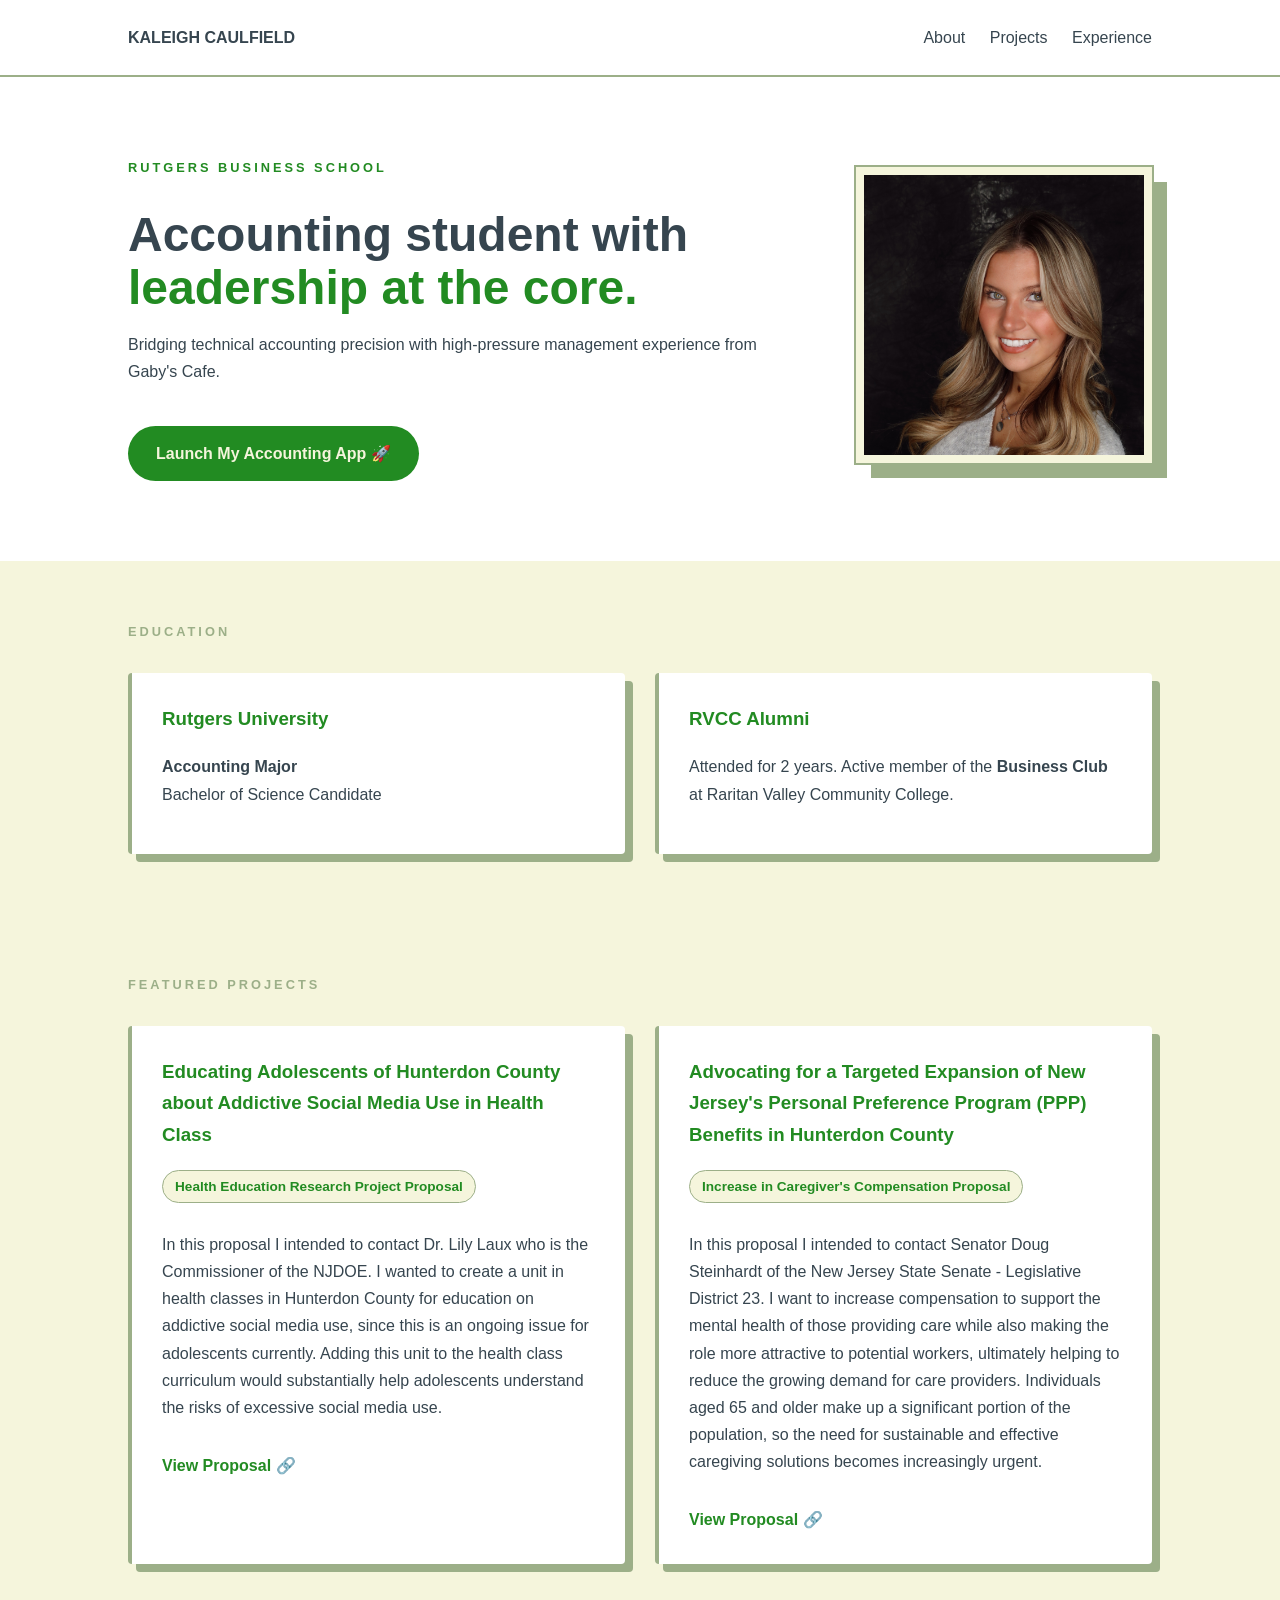
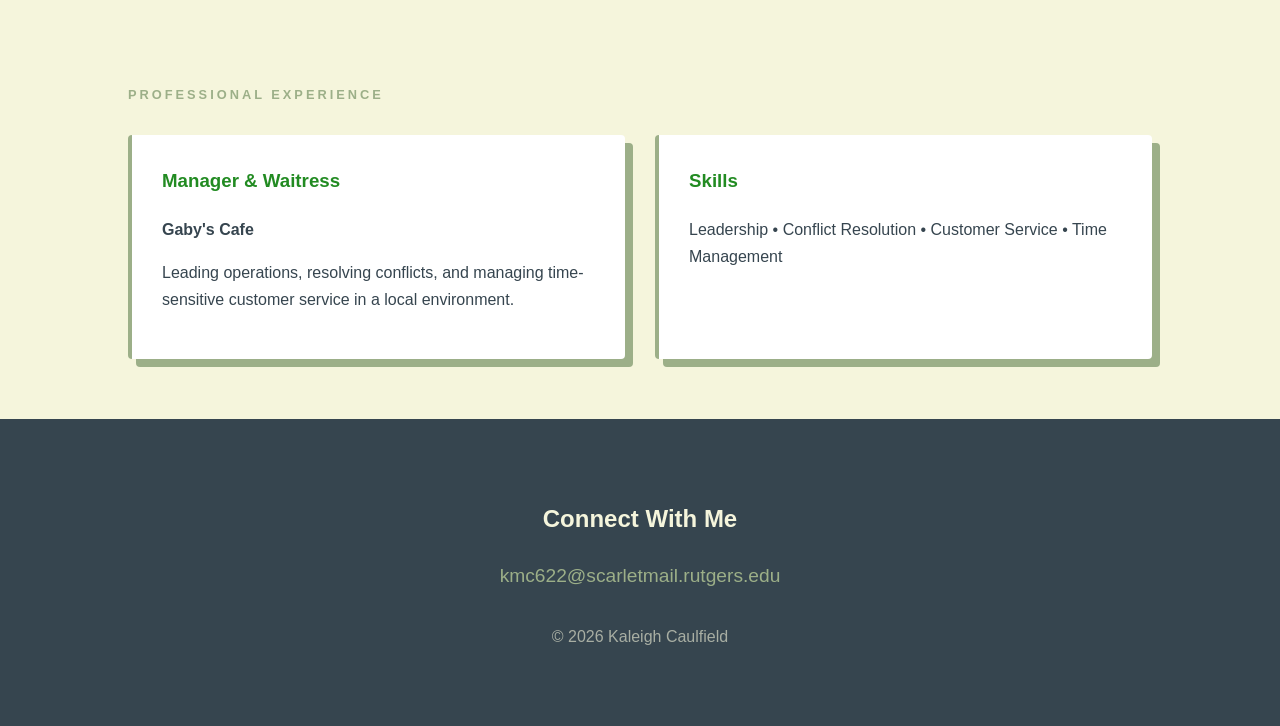
<file: index.html>
<!DOCTYPE html>
<html lang="en">
<head>
    <meta charset="UTF-8">
    <meta name="viewport" content="width=device-width, initial-scale=1.0">
    <title>Kaleigh Caulfield | Rutgers Accounting</title>
    <style>
        :root {
            --sage: #9caf88;
            --charcoal: #36454f;
            --cream: #f5f5dc;
            --forest: #228b22;
            --white: #ffffff;
        }

        body {
            font-family: 'optima', 'Segoe UI', sans-serif;
            line-height: 1.7;
            color: var(--charcoal);
            background-color: var(--cream);
            margin: 0;
        }

        header {
            background: var(--white);
            padding: 1.5rem 10%;
            display: flex;
            justify-content: space-between;
            align-items: center;
            border-bottom: 2px solid var(--sage);
            position: sticky;
            top: 0;
            z-index: 1000;
        }

        .hero {
            padding: 80px 10%;
            background: var(--white);
            display: flex;
            align-items: center;
            gap: 50px;
            flex-wrap: wrap;
        }

        .hero-text { flex: 2; min-width: 300px; }

        .profile-img {
            width: 280px;
            height: 280px;
            object-fit: cover;
            border: 8px solid var(--cream);
            outline: 2px solid var(--sage);
            box-shadow: 15px 15px 0px var(--sage);
        }

        .hero h1 { font-size: 3rem; color: var(--charcoal); margin: 0; line-height: 1.1; }
        .hero span { color: var(--forest); }

        .btn {
            display: inline-block;
            background: var(--forest);
            color: var(--cream);
            padding: 14px 28px;
            text-decoration: none;
            border-radius: 50px;
            font-weight: bold;
            margin-top: 25px;
            transition: transform 0.2s;
        }

        .btn:hover { transform: translateY(-3px); }

        section { padding: 60px 10%; }

        .section-title {
            font-size: 0.8rem;
            text-transform: uppercase;
            letter-spacing: 3px;
            color: var(--sage);
            margin-bottom: 30px;
            display: block;
            font-weight: bold;
        }

        .grid {
            display: grid;
            grid-template-columns: repeat(auto-fit, minmax(300px, 1fr));
            gap: 30px;
        }

        .card {
            background: var(--white);
            padding: 30px;
            border-radius: 4px;
            border-left: 4px solid var(--sage);
            box-shadow: 8px 8px 0px var(--sage);
        }

        .card h3 { color: var(--forest); margin-top: 0; }

        .project-tag {
            display: inline-block;
            background-color: var(--cream);
            color: var(--forest);
            font-size: 0.85rem;
            font-weight: bold;
            padding: 4px 12px;
            border-radius: 20px;
            margin-bottom: 12px;
            border: 1px solid var(--sage);
        }

        .project-link {
            display: inline-block;
            margin-top: 15px;
            color: var(--forest);
            font-weight: bold;
            text-decoration: none;
        }

        .project-link:hover {
            text-decoration: underline;
        }

        footer {
            padding: 60px 10%;
            background: var(--charcoal);
            color: var(--cream);
            text-align: center;
        }

        .contact-link {
            font-size: 1.2rem;
            color: var(--sage);
            text-decoration: none;
        }
    </style>
</head>
<body>

    <header>
        <div class="logo"><strong>KALEIGH CAULFIELD</strong></div>
        <nav>
            <a href="#about" style="text-decoration: none; color: var(--charcoal); font-weight: 500;">About</a>
            <a href="#projects" style="margin-left: 20px; text-decoration: none; color: var(--charcoal); font-weight: 500;">Projects</a>
            <a href="#experience" style="margin-left: 20px; text-decoration: none; color: var(--charcoal); font-weight: 500;">Experience</a>
        </nav>
    </header>

    <section class="hero">
        <div class="hero-text">
            <span class="section-title">Rutgers Business School</span>
            <h1>Accounting student with <br><span>leadership at the core.</span></h1>
            <p>Bridging technical accounting precision with high-pressure management experience from Gaby's Cafe.</p>
            <a href="./app/index.html" class="btn">Launch My Accounting App 🚀</a>
        </div>
        <div>
            <img src="assets/ProfilePic.jpeg" alt="Kaleigh Caulfield" class="profile-img">
        </div>
    </section>

    <section id="about">
        <span class="section-title">Education</span>
        <div class="grid">
            <div class="card">
                <h3>Rutgers University</h3>
                <p><strong>Accounting Major</strong><br>Bachelor of Science Candidate</p>
            </div>
            <div class="card">
                <h3>RVCC Alumni</h3>
                <p>Attended for 2 years. Active member of the <strong>Business Club</strong> at Raritan Valley Community College.</p>
            </div>
        </div>
    </section>

    <section id="projects">
        <span class="section-title">Featured Projects</span>
        <div class="grid">
            <div class="card">
                <h3>Educating Adolescents of Hunterdon County about Addictive Social Media Use in Health Class</h3>
                <span class="project-tag">Health Education Research Project Proposal</span>
                <p>In this proposal I intended to contact Dr. Lily Laux who is the Commissioner of the NJDOE. I wanted to create a unit in health classes in Hunterdon County for education on addictive social media use, since this is an ongoing issue for adolescents currently. Adding this unit to the health class curriculum would substantially help adolescents understand the risks of excessive social media use.</p>
                <a href="https://drive.google.com/file/d/1pLj0vZDrqDnfi7k2zJzHfKC9F_J9PWQp/view?usp=sharing" target="_blank" class="project-link">View Proposal 🔗</a>
            </div>
            <div class="card">
                <h3>Advocating for a Targeted Expansion of New Jersey's Personal Preference Program (PPP) Benefits in Hunterdon County</h3>
                <span class="project-tag">Increase in Caregiver's Compensation Proposal</span>
                <p>In this proposal I intended to contact Senator Doug Steinhardt of the New Jersey State Senate - Legislative District 23. I want to increase compensation to support the mental health of those providing care while also making the role more attractive to potential workers, ultimately helping to reduce the growing demand for care providers. Individuals aged 65 and older make up a significant portion of the population, so the need for sustainable and effective caregiving solutions becomes increasingly urgent.</p>
                <a href="https://drive.google.com/file/d/1eTjmMW5wje9Dzw5ZAeCpDlfQRrAdhM1r/view?usp=sharing" target="_blank" class="project-link">View Proposal 🔗</a>
            </div>
        </div>
    </section>

    <section id="experience">
        <span class="section-title">Professional Experience</span>
        <div class="grid">
            <div class="card">
                <h3>Manager & Waitress</h3>
                <p><strong>Gaby's Cafe</strong></p>
                <p>Leading operations, resolving conflicts, and managing time-sensitive customer service in a local environment.</p>
            </div>
            <div class="card">
                <h3>Skills</h3>
                <p>Leadership • Conflict Resolution • Customer Service • Time Management</p>
            </div>
        </div>
    </section>

    <footer>
        <h2>Connect With Me</h2>
        <a href="mailto:kmc622@scarletmail.rutgers.edu" class="contact-link">kmc622@scarletmail.rutgers.edu</a>
        <p style="margin-top: 30px; opacity: 0.6;">© 2026 Kaleigh Caulfield</p>
    </footer>

</body>
</html>
</file>
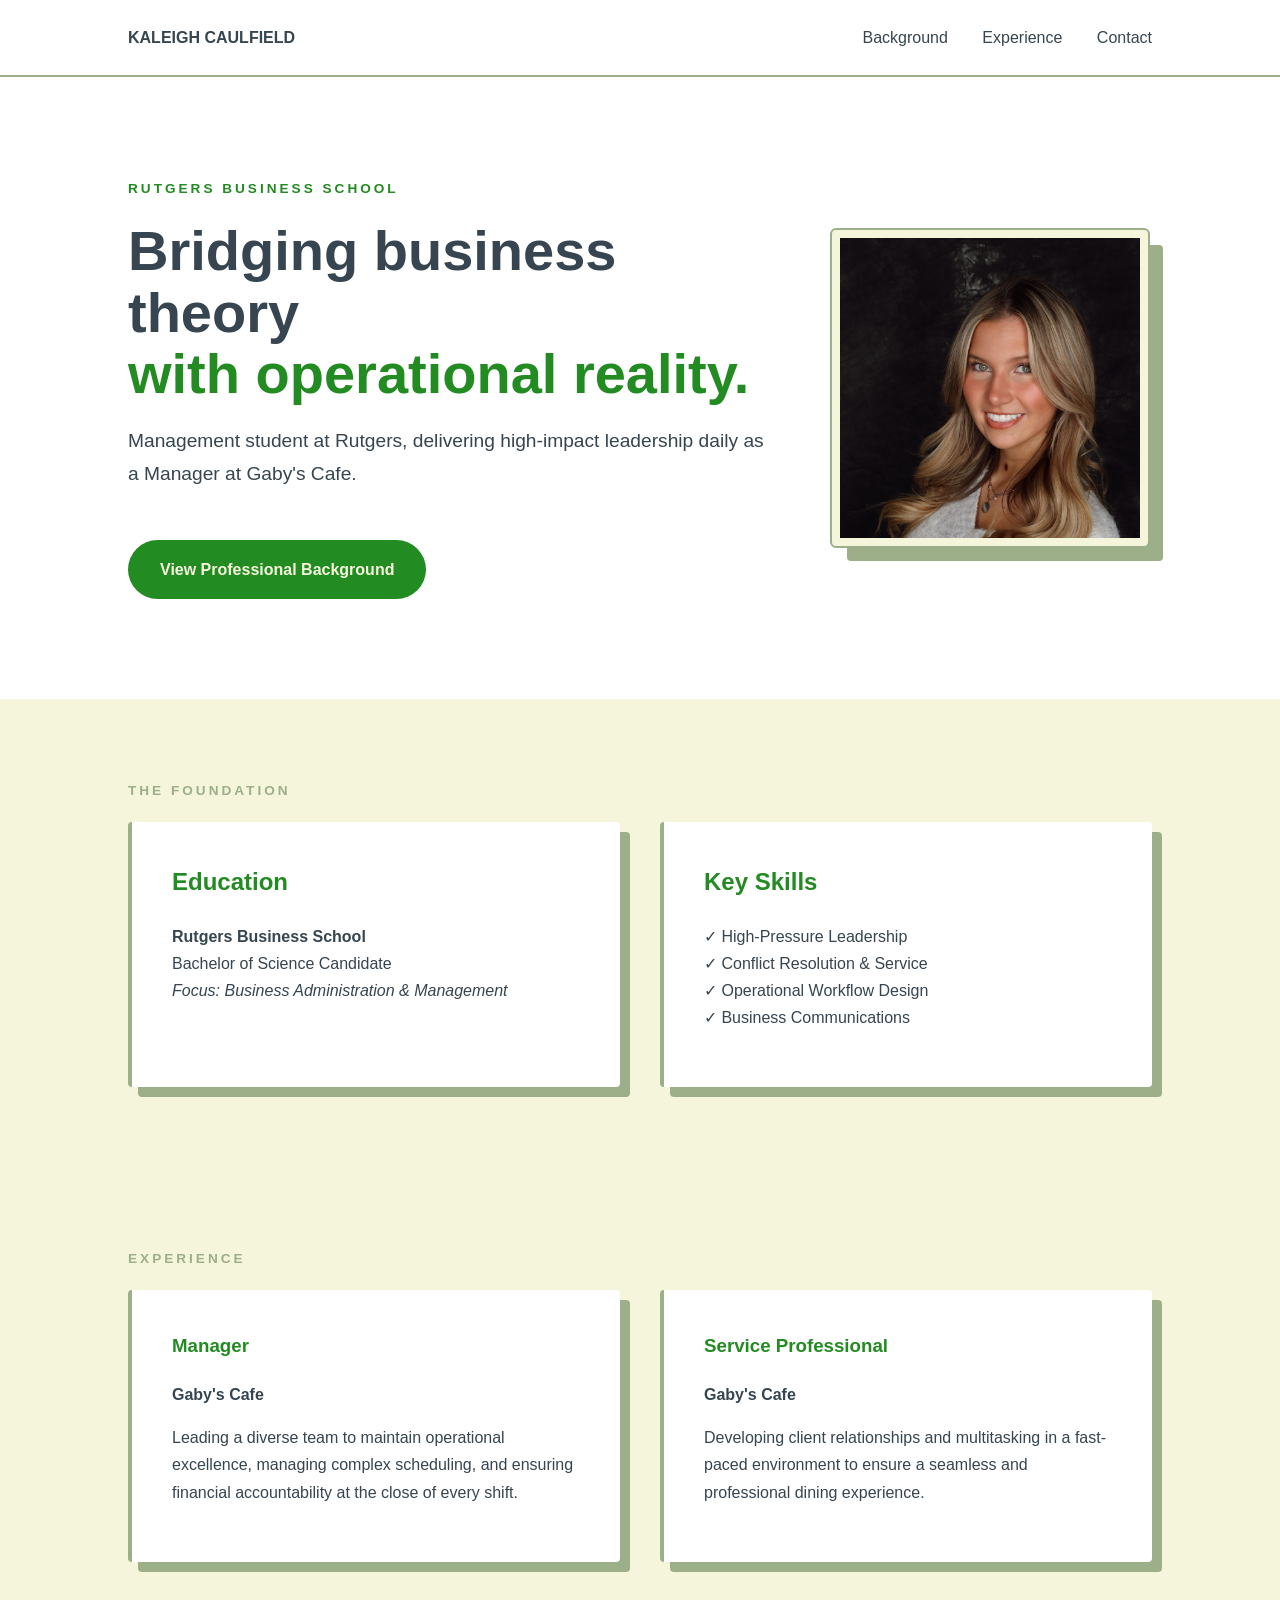
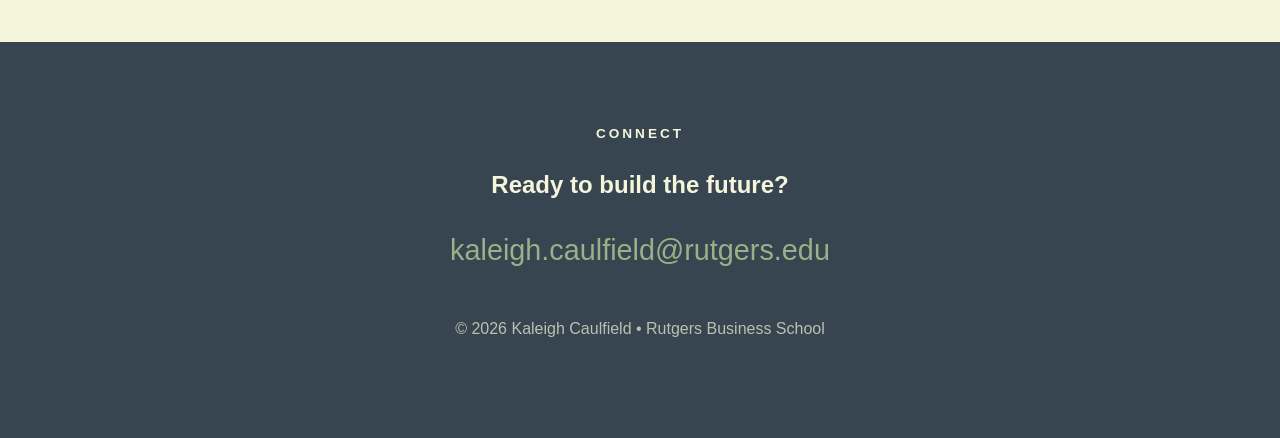
<file: AIS_MP_KMC.index.html>
<!DOCTYPE html>
<html lang="en">
<head>
    <meta charset="UTF-8">
    <meta name="viewport" content="width=device-width, initial-scale=1.0">
    <title>Kaleigh Caulfield | Rutgers Business & Management</title>
    <style>
        :root {
            --sage: #9caf88;
            --charcoal: #36454f;
            --cream: #f5f5dc;
            --forest: #228b22;
            --white: #ffffff;
        }

        /* ANIMATION PLACEHOLDERS */
        .animate-on-load {}
        .reveal-on-scroll {}
        .hover-lift { transition: all 0.3s ease; }

        body {
            font-family: 'optima', 'Segoe UI', sans-serif;
            line-height: 1.7;
            color: var(--charcoal);
            background-color: var(--cream);
            margin: 0;
        }

        header {
            background: var(--white);
            padding: 1.5rem 10%;
            display: flex;
            justify-content: space-between;
            align-items: center;
            border-bottom: 2px solid var(--sage);
            position: sticky;
            top: 0;
            z-index: 1000;
        }

        .hero {
            padding: 100px 10%;
            background: var(--white);
            display: flex;
            align-items: center;
            gap: 50px;
            flex-wrap: wrap; /* Ensures it looks good on mobile */
        }

        .hero-text {
            flex: 2;
            min-width: 300px;
        }

        .hero-image-container {
            flex: 1;
            min-width: 280px;
            display: flex;
            justify-content: center;
        }

        .profile-img {
            width: 300px;
            height: 300px;
            object-fit: cover;
            border-radius: 4px; /* Slight roundness for sophistication */
            border: 8px solid var(--cream);
            outline: 2px solid var(--sage);
            box-shadow: 15px 15px 0px var(--sage);
        }

        .hero h1 {
            font-size: 3.5rem;
            color: var(--charcoal);
            margin: 0;
            line-height: 1.1;
        }

        .hero span { color: var(--forest); }

        .btn {
            display: inline-block;
            background: var(--forest);
            color: var(--cream);
            padding: 16px 32px;
            text-decoration: none;
            border-radius: 50px;
            font-weight: bold;
            margin-top: 30px;
            width: fit-content;
        }

        section { padding: 80px 10%; }

        .section-title {
            font-size: 0.85rem;
            text-transform: uppercase;
            letter-spacing: 3px;
            color: var(--sage);
            margin-bottom: 20px;
            display: block;
            font-weight: bold;
        }

        .grid {
            display: grid;
            grid-template-columns: repeat(auto-fit, minmax(300px, 1fr));
            gap: 40px;
        }

        .card {
            background: var(--white);
            padding: 40px;
            border-radius: 4px;
            border-left: 4px solid var(--sage);
            box-shadow: 10px 10px 0px var(--sage);
        }

        .card h3 { color: var(--forest); margin-top: 0; }

        footer {
            padding: 80px 10%;
            background: var(--charcoal);
            color: var(--cream);
            text-align: center;
        }

        .contact-link {
            font-size: 1.8rem;
            color: var(--sage);
            text-decoration: none;
            display: block;
            margin: 20px 0;
        }
    </style>
</head>
<body>

    <header>
        <div class="logo"><strong>KALEIGH CAULFIELD</strong></div>
        <nav>
            <a href="#about" style="margin-left: 30px; text-decoration: none; color: var(--charcoal); font-weight: 500;">Background</a>
            <a href="#experience" style="margin-left: 30px; text-decoration: none; color: var(--charcoal); font-weight: 500;">Experience</a>
            <a href="#contact" style="margin-left: 30px; text-decoration: none; color: var(--charcoal); font-weight: 500;">Contact</a>
        </nav>
    </header>

    <section class="hero">
        <div class="hero-text">
            <span class="section-title">Rutgers Business School</span>
            <h1>Bridging business theory <br><span>with operational reality.</span></h1>
            <p style="font-size: 1.2rem; margin-top: 20px;">
                Management student at Rutgers, delivering high-impact leadership daily as a Manager at Gaby's Cafe.
            </p>
            <a href="#experience" class="btn hover-lift">View Professional Background</a>
        </div>
        
        <div class="hero-image-container">
            <img src="assets/ProfilePic.jpeg" alt="Kaleigh Caulfield Profile" class="profile-img animate-on-load">
        </div>
    </section>

    <section id="about">
        <span class="section-title">The Foundation</span>
        <div class="grid">
            <div class="card">
                <h2 style="margin-top: 0; color: var(--forest);">Education</h2>
                <p><strong>Rutgers Business School</strong><br>
                Bachelor of Science Candidate<br>
                <em>Focus: Business Administration & Management</em></p>
            </div>
            <div class="card">
                <h2 style="margin-top: 0; color: var(--forest);">Key Skills</h2>
                <ul style="list-style-type: none; padding: 0;">
                    <li>✓ High-Pressure Leadership</li>
                    <li>✓ Conflict Resolution & Service</li>
                    <li>✓ Operational Workflow Design</li>
                    <li>✓ Business Communications</li>
                </ul>
            </div>
        </div>
    </section>

    <section id="experience">
        <span class="section-title">Experience</span>
        <div class="grid">
            <div class="card hover-lift">
                <h3>Manager</h3>
                <p><strong>Gaby's Cafe</strong></p>
                <p>Leading a diverse team to maintain operational excellence, managing complex scheduling, and ensuring financial accountability at the close of every shift.</p>
            </div>
            <div class="card hover-lift">
                <h3>Service Professional</h3>
                <p><strong>Gaby's Cafe</strong></p>
                <p>Developing client relationships and multitasking in a fast-paced environment to ensure a seamless and professional dining experience.</p>
            </div>
        </div>
    </section>

    <footer id="contact">
        <span class="section-title" style="color: var(--cream);">Connect</span>
        <h2>Ready to build the future?</h2>
        <a href="mailto:kaleigh.caulfield@rutgers.edu" class="contact-link">kaleigh.caulfield@rutgers.edu</a>
        <div style="margin-top: 40px; opacity: 0.7;">
            <p>© 2026 Kaleigh Caulfield • Rutgers Business School</p>
        </div>
    </footer>

</body>
</html>
</file>
